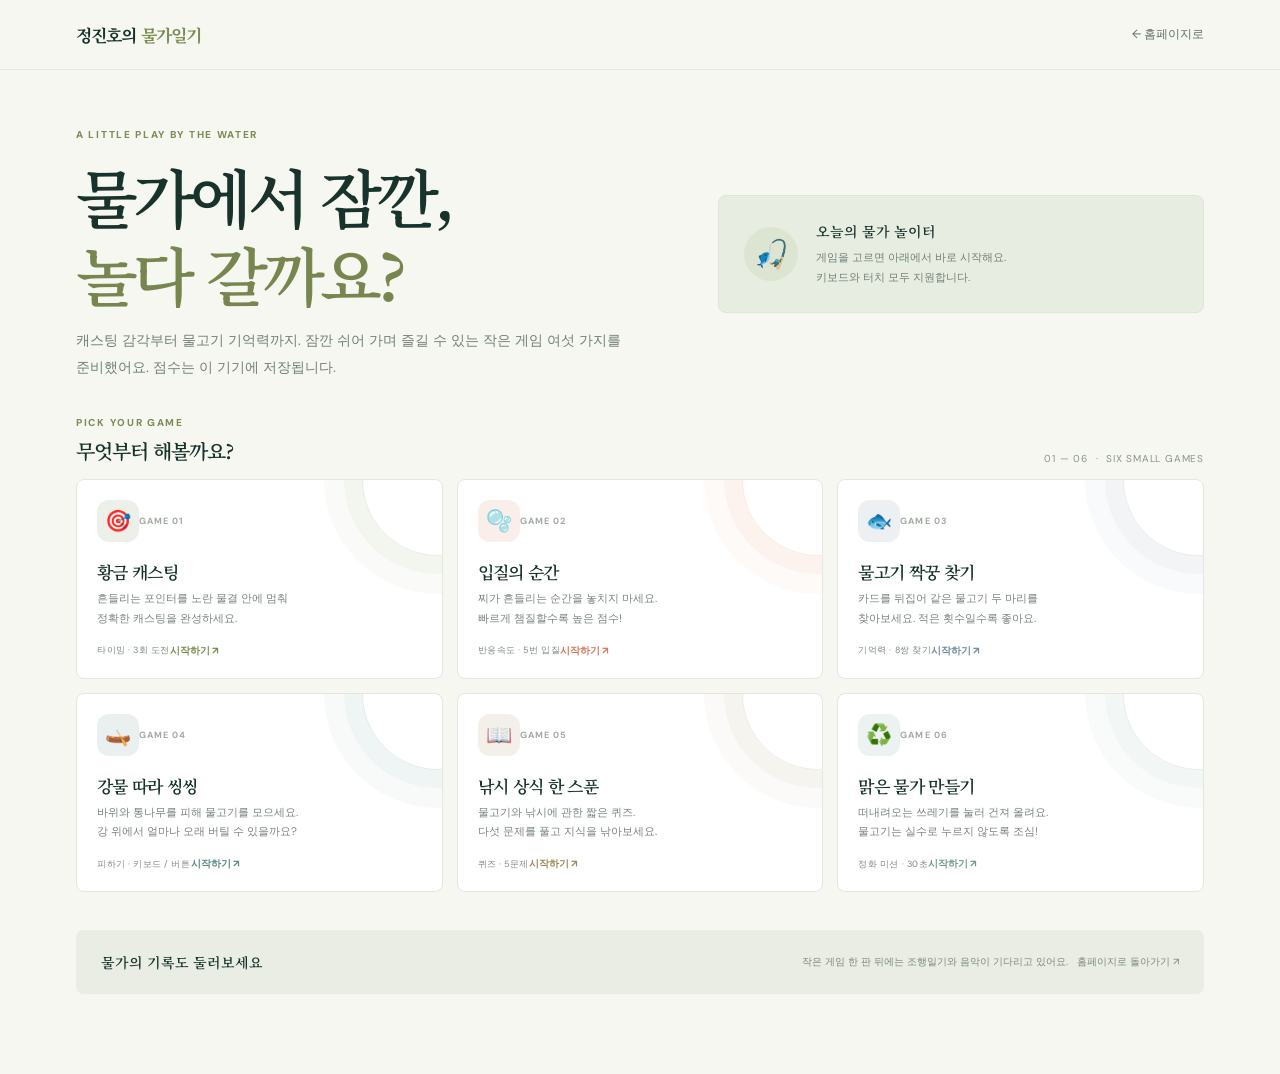
<file: games/index.html>
<!doctype html>
<html lang="ko">
<head>
  <meta charset="utf-8">
  <meta name="viewport" content="width=device-width, initial-scale=1">
  <meta name="theme-color" content="#102923">
  <meta name="description" content="정진호의 물가일기에서 즐기는 여섯 가지 낚시 미니게임. 캐스팅과 입질, 기억력 게임을 해보세요.">
  <title>물가 놀이터 · 정진호의 물가일기</title>
  <link rel="preconnect" href="https://fonts.googleapis.com">
  <link rel="preconnect" href="https://fonts.gstatic.com" crossorigin>
  <link href="https://fonts.googleapis.com/css2?family=DM+Sans:wght@400;500;600;700;800&family=Noto+Serif+KR:wght@400;500;600;700&display=swap" rel="stylesheet">
  <style>
    :root{--ink:#18332c;--muted:#738078;--paper:#f6f7f0;--white:#fff;--green:#254d3c;--lime:#d4e66f;--line:#e3e8de;--serif:'Noto Serif KR',serif;--sans:'DM Sans','Noto Sans KR',sans-serif;--blue:#7caeae;--coral:#e48b67}
    *{box-sizing:border-box}html{scroll-behavior:smooth}body{margin:0;background:var(--paper);color:var(--ink);font-family:var(--sans);min-height:100vh}button{font:inherit;cursor:pointer}a{color:inherit;text-decoration:none}button:focus-visible,a:focus-visible{outline:3px solid #9aaa5c;outline-offset:3px}
    .topbar{height:70px;border-bottom:1px solid #18332c12;background:#f6f7f0eb;backdrop-filter:blur(14px);position:sticky;top:0;z-index:5}.topbar-inner{max-width:1180px;height:100%;padding:0 26px;margin:auto;display:flex;align-items:center;justify-content:space-between}.brand{font:700 17px var(--serif);letter-spacing:-.05em}.brand span{color:#788c4e}.back-link{font-size:12px;color:#627268;display:flex;gap:8px;align-items:center}.back-link:hover{color:var(--green)}
    .page{max-width:1180px;margin:auto;padding:58px 26px 80px}.hero{display:grid;grid-template-columns:1.1fr .9fr;gap:48px;align-items:center;margin-bottom:36px}.eyebrow,.kicker{font-size:10px;letter-spacing:.17em;text-transform:uppercase;font-weight:800;color:#7c8c59}.hero h1{font:600 clamp(38px,5.5vw,64px)/1.22 var(--serif);letter-spacing:-.075em;margin:15px 0 15px}.hero h1 em{font-style:normal;color:#77864e}.hero p{font-size:14px;line-height:1.9;color:#728078;max-width:560px;margin:0}.hero-note{padding:25px;background:#e8ede2;border:1px solid #dfe5d8;border-radius:8px;display:flex;gap:18px;align-items:center}.hero-note-icon{font-size:28px;width:54px;height:54px;border-radius:50%;background:#dce5d1;display:grid;place-items:center;flex:none}.hero-note strong{font:600 14px var(--serif)}.hero-note p{font-size:11px;line-height:1.8;margin:6px 0 0;color:#718078}
    .shelf-head{display:flex;align-items:end;justify-content:space-between;margin:34px 0 14px}.shelf-head h2{font:600 20px var(--serif);letter-spacing:-.05em;margin:7px 0 0}.shelf-head span{font-size:10px;color:#88938a;letter-spacing:.08em}.game-grid{display:grid;grid-template-columns:repeat(3,1fr);gap:14px}.game-card{--accent:#78936e;position:relative;overflow:hidden;background:#fff;border:1px solid var(--line);border-radius:8px;padding:20px;text-align:left;color:var(--ink);min-height:196px;display:flex;flex-direction:column;transition:transform .2s,box-shadow .2s,border-color .2s}.game-card:hover{transform:translateY(-4px);box-shadow:0 16px 30px #18332c10;border-color:#b9c6ad}.game-card:after{content:"";position:absolute;width:150px;height:150px;border:1px solid color-mix(in srgb,var(--accent) 16%,transparent);border-radius:50%;right:-72px;top:-76px;box-shadow:0 0 0 18px color-mix(in srgb,var(--accent) 5%,transparent),0 0 0 38px color-mix(in srgb,var(--accent) 4%,transparent);pointer-events:none}.card-top{display:flex;align-items:center;justify-content:space-between;position:relative;z-index:1}.game-icon{width:42px;height:42px;border-radius:12px;background:color-mix(in srgb,var(--accent) 13%,white);display:grid;place-items:center;font-size:21px}.game-number{font-size:9px;color:#a1aaa0;letter-spacing:.12em;font-weight:700}.game-card h3{font:600 17px var(--serif);letter-spacing:-.04em;margin:17px 0 5px;position:relative;z-index:1}.game-card p{font-size:11px;line-height:1.75;color:#78847c;margin:0;position:relative;z-index:1}.card-bottom{margin-top:auto;padding-top:16px;display:flex;justify-content:space-between;align-items:center;position:relative;z-index:1}.difficulty{font-size:9px;color:#7c8a80;letter-spacing:.06em}.card-play{font-size:10px;color:var(--accent);font-weight:800}.best-score{font-size:9px;color:#a0aaa0}
    .game-view{display:none;margin-top:25px;background:#fff;border:1px solid var(--line);border-radius:10px;overflow:hidden;box-shadow:0 20px 50px #18332c0a}.game-view.open{display:block;animation:rise .28s ease both}@keyframes rise{from{opacity:0;transform:translateY(8px)}to{opacity:1;transform:none}}.game-toolbar{min-height:68px;padding:14px 22px;display:flex;align-items:center;justify-content:space-between;gap:16px;border-bottom:1px solid var(--line);background:#fcfcf8}.game-title-wrap{display:flex;gap:12px;align-items:center}.game-title-icon{width:38px;height:38px;border-radius:11px;background:#edf1e8;display:grid;place-items:center;font-size:18px}.game-title{font:600 15px var(--serif);margin:0}.game-subtitle{font-size:10px;color:#88938a;margin-top:3px}.toolbar-actions{display:flex;align-items:center;gap:9px}.score-chip{border:1px solid var(--line);border-radius:999px;padding:8px 12px;font-size:10px;color:#6e7d72;background:#fff}.score-chip strong{color:var(--green);margin-left:4px}.quiet-btn,.primary-btn{border:1px solid #dce3d8;border-radius:99px;background:#fff;color:#56675d;padding:9px 14px;font-size:10px;font-weight:700}.quiet-btn:hover{border-color:#94a27a;color:var(--green)}.primary-btn{background:var(--green);border-color:var(--green);color:#fff}.primary-btn:hover{background:#17392b}.game-body{padding:28px;min-height:310px}.game-instructions{text-align:center;font-size:12px;line-height:1.8;color:#748178;margin:0 auto 20px;max-width:590px}.game-result{text-align:center;padding:22px 12px}.result-mark{font-size:34px}.game-result h3{font:600 22px var(--serif);margin:10px 0 6px}.game-result p{color:#748178;font-size:12px;line-height:1.8;margin:0 auto 18px;max-width:420px}.result-score{font:700 28px var(--sans);color:#718447}.hidden{display:none!important}
    /* Cast timing */
    .cast-game{max-width:740px;margin:auto;text-align:center}.cast-water{height:150px;border-radius:8px;position:relative;overflow:hidden;background:linear-gradient(#e8eee4 0 45%,#b4d1cc 45%,#75a9a4 100%);border:1px solid #d8e3d9}.cast-water:before,.cast-water:after{content:"";position:absolute;left:-5%;right:-5%;height:42px;border-top:1px solid #ffffff9c;border-radius:50%;transform:rotate(-2deg)}.cast-water:before{top:79px}.cast-water:after{top:98px;left:15%;opacity:.55}.cast-target{position:absolute;top:0;bottom:0;left:70%;width:12%;background:#d4e66f38;border-inline:1px dashed #f8fff0}.cast-target span{position:absolute;top:10px;left:50%;transform:translateX(-50%);font-size:9px;color:#526b45;white-space:nowrap}.cast-marker{position:absolute;top:0;bottom:0;left:0;width:3px;background:#df7459;box-shadow:0 0 12px #df745988;z-index:1}.cast-float{position:absolute;left:var(--float,70%);top:59%;font-size:24px;transform:translateX(-50%);transition:left .35s cubic-bezier(.2,.8,.2,1)}.cast-controls{padding:20px 0 0;display:grid;justify-items:center;gap:12px}.cast-readout{font-size:11px;color:#728078;min-height:17px}.cast-launch{width:68px;height:68px;border:0;border-radius:50%;background:var(--green);color:white;font-size:22px;box-shadow:0 7px 0 #18362b;transition:transform .1s,box-shadow .1s}.cast-launch:active{transform:translateY(5px);box-shadow:0 2px 0 #18362b}.round-dots{display:flex;gap:7px}.round-dots i{width:7px;height:7px;border-radius:50%;background:#e4e9df}.round-dots i.done{background:#82975f}
    /* Bite timing */
    .bite-game{max-width:760px;margin:auto;text-align:center}.pond{height:210px;border-radius:8px;overflow:hidden;position:relative;background:linear-gradient(#dce9e0 0 43%,#91b9b4 43%,#639692 100%)}.pond:before{content:"";position:absolute;left:-10%;width:120%;height:80px;top:112px;border-top:1px solid #ffffff7d;border-radius:50%;transform:rotate(-4deg)}.pond-sun{position:absolute;top:23px;right:10%;width:42px;height:42px;border-radius:50%;background:#f2dfa5;box-shadow:0 0 0 14px #f2dfa533}.pond-reed{position:absolute;bottom:45%;left:8%;font-size:40px;transform:rotate(-8deg)}.bobber{position:absolute;left:50%;top:45%;font-size:26px;transform:translate(-50%,-50%);transition:top .12s}.pond.strike{animation:nibble .18s ease-in-out 3}@keyframes nibble{50%{filter:brightness(1.22)}}.bite-status{font:500 14px var(--serif);margin:18px 0 10px}.bite-meter{width:min(340px,80%);height:7px;background:#ecf0e8;border-radius:9px;margin:0 auto 18px;overflow:hidden}.bite-meter span{display:block;height:100%;width:100%;background:#a2b779;transform-origin:left}.bite-btn{min-width:150px;padding:14px 22px;border:0;border-radius:99px;background:#84965d;color:#fff;font-size:12px;font-weight:800;letter-spacing:.03em}.bite-btn.ready{background:#dd7757;animation:pulse .65s infinite alternate}@keyframes pulse{to{transform:scale(1.05);box-shadow:0 0 0 8px #dd775722}}
    /* Memory */
    .memory-game{max-width:520px;margin:auto}.memory-meta{display:flex;justify-content:space-between;margin:0 0 13px;font-size:10px;color:#79867d}.memory-grid{display:grid;grid-template-columns:repeat(4,1fr);gap:9px}.memory-card{aspect-ratio:1.25;border:1px solid #e1e7dc;border-radius:8px;background:#e8ede4;color:var(--green);font-size:27px;display:grid;place-items:center;transition:transform .2s,background .2s;position:relative;overflow:hidden}.memory-card:before{content:"";position:absolute;width:40px;height:40px;border:1px solid #cfdac9;border-radius:50%}.memory-card .face{position:relative;z-index:1;opacity:0;transform:scale(.7);transition:.18s}.memory-card.open,.memory-card.matched{background:#fff}.memory-card.open .face,.memory-card.matched .face{opacity:1;transform:scale(1)}.memory-card.matched{border-color:#adc18d;background:#f4f7ec}.memory-card:focus-visible{outline-offset:1px}
    /* River run */
    .run-wrap{max-width:560px;margin:auto;text-align:center}.run-stage{height:270px;position:relative;overflow:hidden;border-radius:8px;background:linear-gradient(90deg,#739d8f 0 16%,#a7cbc0 16% 84%,#739d8f 84%);border:1px solid #cfddd2}.run-stage:before{content:"";position:absolute;inset:0;background:repeating-linear-gradient(180deg,transparent 0 30px,#ffffff18 31px 32px);animation:waterflow 1.2s linear infinite}@keyframes waterflow{to{background-position:0 64px}}.run-bank{position:absolute;inset:0 0 0 auto;width:16%;background:radial-gradient(ellipse at 20% 20%,#8ca77c 0 8%,transparent 9%),radial-gradient(ellipse at 70% 75%,#829a70 0 12%,transparent 13%);opacity:.75}.run-river-label{position:absolute;top:12px;left:50%;transform:translateX(-50%);font-size:8px;letter-spacing:.22em;color:#ffffffb5}.run-player{position:absolute;bottom:22px;left:50%;transform:translateX(-50%);font-size:31px;z-index:2;transition:left .12s}.run-object{position:absolute;top:-40px;font-size:23px;z-index:2;will-change:transform}.run-hud{display:flex;justify-content:space-between;padding:10px 2px;font-size:10px;color:#718077}.run-controls{display:flex;justify-content:center;gap:12px;margin-top:12px}.run-control{width:52px;height:44px;border-radius:8px;border:1px solid #dfe6dc;background:#fff;color:var(--green);font-size:18px}.run-control:active{background:#e8ede4}.run-hint{font-size:9px;color:#97a198;margin-top:10px}
    /* Quiz */
    .quiz-game{max-width:680px;margin:auto}.quiz-progress{height:4px;background:#edf0e8;border-radius:9px;margin-bottom:20px;overflow:hidden}.quiz-progress span{display:block;height:100%;background:#8ba16a;transition:width .3s}.quiz-meta{display:flex;justify-content:space-between;font-size:10px;color:#849087;margin-bottom:10px}.quiz-question{font:600 20px/1.65 var(--serif);letter-spacing:-.05em;margin:0 0 18px}.quiz-options{display:grid;grid-template-columns:1fr 1fr;gap:9px}.quiz-option{background:#fff;border:1px solid #e2e8df;border-radius:7px;padding:14px;text-align:left;font-size:12px;color:#54675d;transition:.15s}.quiz-option:hover:not(:disabled){border-color:#9dae82;background:#f8faf3}.quiz-option.correct{border-color:#9bb47e;background:#f1f6e9;color:#405d36}.quiz-option.wrong{border-color:#e5ad97;background:#fff5f0;color:#a45d43}.quiz-feedback{min-height:23px;font-size:11px;color:#718078;padding-top:12px}.quiz-next{display:flex;justify-content:flex-end;margin-top:8px}
    /* Clean-up */
    .clean-wrap{max-width:680px;margin:auto;text-align:center}.clean-stage{height:245px;position:relative;overflow:hidden;border-radius:8px;background:linear-gradient(#e4eee4 0 35%,#87b6b0 35%,#699d99 100%);border:1px solid #d5e1d7}.clean-stage:before,.clean-stage:after{content:"";position:absolute;left:-10%;width:120%;height:40px;border-top:1px solid #ffffff8c;border-radius:50%;top:57%}.clean-stage:after{top:72%;left:20%;opacity:.5}.clean-item{position:absolute;z-index:2;border:0;background:transparent;padding:4px;font-size:30px;filter:drop-shadow(0 3px 2px #17392b25);transition:transform .15s;animation:drift linear forwards}.clean-item:hover{transform:scale(1.2)}.clean-item.caught{animation:pop .18s forwards}@keyframes drift{from{transform:translateX(35px) rotate(-15deg)}to{transform:translateX(-95px) rotate(15deg)}}@keyframes pop{to{transform:scale(1.8);opacity:0}}.clean-hud{display:flex;justify-content:space-between;font-size:10px;color:#728078;padding:10px 2px}.clean-hud strong{color:var(--green)}.clean-tip{font-size:10px;line-height:1.8;color:#8a958c;margin:13px 0 0}
    .closing{margin-top:38px;padding:22px 25px;border-radius:8px;background:#e9ede3;display:flex;justify-content:space-between;align-items:center;gap:20px}.closing strong{font:600 14px var(--serif)}.closing span{font-size:10px;color:#7b887e}
    @media(max-width:850px){.hero{grid-template-columns:1fr;gap:22px}.hero-note{max-width:560px}.game-grid{grid-template-columns:repeat(2,1fr)}}
    @media(max-width:560px){.topbar{height:62px}.topbar-inner{padding:0 18px}.page{padding:37px 18px 55px}.hero{margin-bottom:26px}.hero h1{font-size:42px}.hero-note{padding:18px}.shelf-head{margin-top:27px}.game-grid{grid-template-columns:1fr;gap:9px}.game-card{min-height:165px;padding:17px}.game-card h3{margin-top:12px}.game-toolbar{padding:12px 14px;align-items:flex-start}.toolbar-actions{gap:5px;flex-wrap:wrap;justify-content:flex-end}.score-chip{padding:7px 9px}.quiet-btn,.primary-btn{padding:8px 11px}.game-body{padding:19px 14px;min-height:280px}.cast-water{height:130px}.pond{height:185px}.memory-grid{gap:6px}.memory-card{font-size:23px;aspect-ratio:1.05}.quiz-options{grid-template-columns:1fr}.quiz-question{font-size:18px}.run-stage{height:235px}.closing{align-items:flex-start;flex-direction:column;gap:7px}}
    @media(prefers-reduced-motion:reduce){*,*::before,*::after{scroll-behavior:auto!important;animation-duration:.01ms!important;animation-iteration-count:1!important;transition-duration:.01ms!important}}
  </style>
</head>
<body>
  <header class="topbar"><div class="topbar-inner"><a class="brand" href="../index.html">정진호의 <span>물가일기</span></a><a class="back-link" href="../index.html">← 홈페이지로</a></div></header>
  <main class="page">
    <section class="hero"><div><div class="eyebrow">A LITTLE PLAY BY THE WATER</div><h1>물가에서 잠깐,<br><em>놀다 갈까요?</em></h1><p>캐스팅 감각부터 물고기 기억력까지. 잠깐 쉬어 가며 즐길 수 있는 작은 게임 여섯 가지를 준비했어요. 점수는 이 기기에 저장됩니다.</p></div><aside class="hero-note"><span class="hero-note-icon">🎣</span><div><strong>오늘의 물가 놀이터</strong><p>게임을 고르면 아래에서 바로 시작해요.<br>키보드와 터치 모두 지원합니다.</p></div></aside></section>
    <div class="shelf-head"><div><div class="kicker">PICK YOUR GAME</div><h2>무엇부터 해볼까요?</h2></div><span>01 — 06 &nbsp;·&nbsp; SIX SMALL GAMES</span></div>
    <section class="game-grid" aria-label="게임 선택">
      <button class="game-card" style="--accent:#788c4e" data-game="cast"><span class="card-top"><span class="game-icon">🎯</span><span class="game-number">GAME 01</span></span><h3>황금 캐스팅</h3><p>흔들리는 포인터를 노란 물결 안에 멈춰<br>정확한 캐스팅을 완성하세요.</p><span class="card-bottom"><span class="difficulty">타이밍 · 3회 도전</span><span class="card-play">시작하기 ↗</span></span></button>
      <button class="game-card" style="--accent:#d47a5b" data-game="bite"><span class="card-top"><span class="game-icon">🫧</span><span class="game-number">GAME 02</span></span><h3>입질의 순간</h3><p>찌가 흔들리는 순간을 놓치지 마세요.<br>빠르게 챔질할수록 높은 점수!</p><span class="card-bottom"><span class="difficulty">반응속도 · 5번 입질</span><span class="card-play">시작하기 ↗</span></span></button>
      <button class="game-card" style="--accent:#728ba0" data-game="memory"><span class="card-top"><span class="game-icon">🐟</span><span class="game-number">GAME 03</span></span><h3>물고기 짝꿍 찾기</h3><p>카드를 뒤집어 같은 물고기 두 마리를<br>찾아보세요. 적은 횟수일수록 좋아요.</p><span class="card-bottom"><span class="difficulty">기억력 · 8쌍 찾기</span><span class="card-play">시작하기 ↗</span></span></button>
      <button class="game-card" style="--accent:#578b83" data-game="run"><span class="card-top"><span class="game-icon">🛶</span><span class="game-number">GAME 04</span></span><h3>강물 따라 씽씽</h3><p>바위와 통나무를 피해 물고기를 모으세요.<br>강 위에서 얼마나 오래 버틸 수 있을까요?</p><span class="card-bottom"><span class="difficulty">피하기 · 키보드 / 버튼</span><span class="card-play">시작하기 ↗</span></span></button>
      <button class="game-card" style="--accent:#9a8b58" data-game="quiz"><span class="card-top"><span class="game-icon">📖</span><span class="game-number">GAME 05</span></span><h3>낚시 상식 한 스푼</h3><p>물고기와 낚시에 관한 짧은 퀴즈.<br>다섯 문제를 풀고 지식을 낚아보세요.</p><span class="card-bottom"><span class="difficulty">퀴즈 · 5문제</span><span class="card-play">시작하기 ↗</span></span></button>
      <button class="game-card" style="--accent:#6f9b91" data-game="clean"><span class="card-top"><span class="game-icon">♻️</span><span class="game-number">GAME 06</span></span><h3>맑은 물가 만들기</h3><p>떠내려오는 쓰레기를 눌러 건져 올려요.<br>물고기는 실수로 누르지 않도록 조심!</p><span class="card-bottom"><span class="difficulty">정화 미션 · 30초</span><span class="card-play">시작하기 ↗</span></span></button>
    </section>
    <section class="game-view" id="gameView" aria-live="polite"><div class="game-toolbar"><div class="game-title-wrap"><span class="game-title-icon" id="viewIcon">🎯</span><div><h2 class="game-title" id="viewTitle">황금 캐스팅</h2><div class="game-subtitle" id="viewSubtitle">타이밍 · 3회 도전</div></div></div><div class="toolbar-actions"><span class="score-chip">내 최고 <strong id="bestScore">—</strong></span><button class="quiet-btn" id="closeGame">게임 닫기</button></div></div><div class="game-body" id="gameBody"></div></section>
    <aside class="closing"><strong>물가의 기록도 둘러보세요</strong><span>작은 게임 한 판 뒤에는 조행일기와 음악이 기다리고 있어요. &nbsp; <a href="../index.html#content-index">홈페이지로 돌아가기 ↗</a></span></aside>
  </main>
  <script>
  (()=>{
    const games={cast:{title:'황금 캐스팅',icon:'🎯',sub:'타이밍 · 3회 도전',best:'cast'},bite:{title:'입질의 순간',icon:'🫧',sub:'반응속도 · 5번 입질',best:'bite'},memory:{title:'물고기 짝꿍 찾기',icon:'🐟',sub:'기억력 · 8쌍 찾기',best:'memory'},run:{title:'강물 따라 씽씽',icon:'🛶',sub:'피하기 · 물고기를 모으세요',best:'run'},quiz:{title:'낚시 상식 한 스푼',icon:'📖',sub:'퀴즈 · 5문제',best:'quiz'},clean:{title:'맑은 물가 만들기',icon:'♻️',sub:'정화 미션 · 30초',best:'clean'}};
    const view=document.getElementById('gameView'),body=document.getElementById('gameBody'),bestEl=document.getElementById('bestScore');let cleanup=()=>{};
    const bestKey=id=>'water-play-best-'+id;function getBest(id){try{return localStorage.getItem(bestKey(id))}catch{return null}}function saveBest(id,value){try{const old=Number(getBest(id)||0);if(value>old){localStorage.setItem(bestKey(id),String(value));return true}}catch{}return false}function updateBest(id){const value=getBest(id);bestEl.textContent=value===null?'—':value}
    function button(label,cls='primary-btn',action){const el=document.createElement('button');el.type='button';el.className=cls;el.textContent=label;if(action)el.addEventListener('click',action);return el}
    function resultMarkup(mark,title,score,copy,restart){body.innerHTML=`<div class="game-result"><div class="result-mark">${mark}</div><h3>${title}</h3><div class="result-score">${score}</div><p>${copy}</p><button class="primary-btn" id="restartGame">한 판 더 하기 ↻</button></div>`;document.getElementById('restartGame').addEventListener('click',restart)}
    function finish(id,mark,title,score,copy,restart){const record=saveBest(id,score);updateBest(id);if(record)copy+=' 새로운 최고 기록이에요!';resultMarkup(mark,title,score,copy,restart)}
    function start(id){cleanup();const g=games[id];document.getElementById('viewIcon').textContent=g.icon;document.getElementById('viewTitle').textContent=g.title;document.getElementById('viewSubtitle').textContent=g.sub;updateBest(id);view.classList.add('open');view.scrollIntoView({behavior:'smooth',block:'start'});body.innerHTML='';({cast:startCast,bite:startBite,memory:startMemory,run:startRun,quiz:startQuiz,clean:startClean})[id]()}
    document.querySelectorAll('.game-card').forEach(card=>card.addEventListener('click',()=>start(card.dataset.game)));
    document.getElementById('closeGame').addEventListener('click',()=>{cleanup();view.classList.remove('open')});
    function startCast(){let round=0,score=0,raf=0,position=0,direction=1,last=performance.now(),active=true;body.innerHTML='<div class="cast-game"><p class="game-instructions">포인터가 황금 물결 구간에 들어왔을 때 아래 버튼을 누르세요.<br>모바일에서는 버튼을 톡, 키보드에서는 <b>스페이스바</b>를 누르면 됩니다.</p><div class="cast-water"><div class="cast-target"><span>황금 포인트</span></div><div class="cast-marker" id="castMarker"></div><div class="cast-float">🎣</div></div><div class="cast-controls"><div class="round-dots" id="castDots"><i></i><i></i><i></i></div><div class="cast-readout" id="castReadout">준비됐나요? 버튼을 눌러 시작하세요.</div><button class="cast-launch" id="castLaunch" aria-label="캐스팅">↗</button></div></div>';const marker=document.getElementById('castMarker'),readout=document.getElementById('castReadout'),dots=[...document.querySelectorAll('#castDots i')],launch=document.getElementById('castLaunch');function frame(now){if(!active)return;const dt=Math.min(40,now-last);last=now;position+=direction*dt*.055;if(position>=100){position=100;direction=-1}if(position<=0){position=0;direction=1}marker.style.left=`${position}%`;raf=requestAnimationFrame(frame)}function cast(){if(!active)return;if(round===0&&score===0&&readout.textContent.startsWith('준비'))readout.textContent='포인터를 보고, 황금 구간에서 멈춰보세요!';const distance=Math.abs(position-76),points=Math.max(0,Math.round(100-Math.max(0,distance-6)*2.2));score+=points;dots[round].classList.add('done');document.querySelector('.cast-float').style.setProperty('--float',`${Math.max(5,Math.min(95,position))}%`);round++;readout.textContent=points>=90?'완벽한 캐스팅! +'+points:points>=60?'좋은 포인트예요! +'+points:'조금 빗나갔어요. +'+points;if(round===3){active=false;cancelAnimationFrame(raf);setTimeout(()=>finish('cast',score>=260?'🏆':'🌊',score>=260?'황금 포인트를 꿰뚫었어요':'캐스팅 완료',`${score}점`,'세 번의 캐스팅 점수 합계입니다.',startCast),800)}}launch.addEventListener('click',cast);const key=e=>{if(e.code==='Space'&&!e.repeat){e.preventDefault();cast()}};window.addEventListener('keydown',key);cleanup=()=>{active=false;cancelAnimationFrame(raf);window.removeEventListener('keydown',key)};raf=requestAnimationFrame(frame)}
    function startBite(){let round=0,hits=0,score=0,timer=0,timeout=0,active=true;body.innerHTML='<div class="bite-game"><p class="game-instructions">잔잔한 물 위에서 기다리세요. 찌가 <b>빨갛게 흔들리는 순간</b> 챔질 버튼을 누르세요!</p><div class="pond" id="pond"><span class="pond-sun"></span><span class="pond-reed">🌾</span><span class="bobber" id="bobber">🔴</span></div><div class="bite-status" id="biteStatus">낚싯대를 드리웠습니다…</div><div class="bite-meter"><span id="biteMeter"></span></div><button class="bite-btn" id="biteBtn" disabled>기다리는 중</button><div class="round-dots" id="biteDots" style="justify-content:center;margin-top:18px"><i></i><i></i><i></i><i></i><i></i></div></div>';const status=document.getElementById('biteStatus'),btn=document.getElementById('biteBtn'),pond=document.getElementById('pond'),meter=document.getElementById('biteMeter'),bobber=document.getElementById('bobber'),dots=[...document.querySelectorAll('#biteDots i')];function next(){if(!active)return;if(round>=5){active=false;finish('bite',hits>=4?'🐟':'🌤️',hits>=4?'입질을 놓치지 않았어요':'오늘은 물고기들이 조심스러웠어요',`${score}점`,'제때 챔질한 횟수와 반응 속도로 점수를 계산했어요.',startBite);return}round++;status.textContent=`${round}번째 입질을 기다리는 중…`;btn.disabled=true;btn.textContent='기다리는 중';btn.classList.remove('ready');bobber.textContent='🔴';bobber.style.top='45%';meter.style.transform='scaleX(1)';timeout=setTimeout(()=>{pond.classList.add('strike');bobber.textContent='🔻';bobber.style.top='61%';status.textContent='입질! 지금 챔질하세요!';btn.disabled=false;btn.textContent='지금 챔질!';btn.classList.add('ready');const startAt=performance.now();const countdown=()=>{if(!active)return;const left=Math.max(0,1-(performance.now()-startAt)/1150);meter.style.transform=`scaleX(${left})`;if(left<=0){miss()}else timer=requestAnimationFrame(countdown)};timer=requestAnimationFrame(countdown)},900+Math.random()*1900)}function miss(){if(!active)return;cancelAnimationFrame(timer);status.textContent='앗, 입질이 지나갔어요.';pond.classList.remove('strike');dots[round-1].style.background='#e3a28a';setTimeout(next,750)}btn.addEventListener('click',()=>{if(btn.disabled||!active)return;const left=parseFloat(getComputedStyle(meter).transform.split(',')[0].replace('matrix(','')||'0');const ratio=Math.max(0,Math.min(1,left));const pts=Math.round(45+ratio*55);score+=pts;hits++;cancelAnimationFrame(timer);clearTimeout(timeout);dots[round-1].classList.add('done');pond.classList.remove('strike');status.textContent=`챔질 성공! +${pts}점`;btn.disabled=true;btn.classList.remove('ready');setTimeout(next,800)});next();cleanup=()=>{active=false;clearTimeout(timeout);cancelAnimationFrame(timer)}}
    function startMemory(){const fish=['🐟','🐠','🐡','🦀','🦐','🦑','🐙','🐬'];let deck=[...fish,...fish].sort(()=>Math.random()-.5),first=null,lock=false,matches=0,moves=0,seconds=0,interval=0;body.innerHTML='<div class="memory-game"><p class="game-instructions">카드를 두 장씩 뒤집어 같은 바다 친구를 찾아주세요.</p><div class="memory-meta"><span>뒤집은 횟수 <b id="moveCount">0</b></span><span>찾은 짝 <b id="matchCount">0</b> / 8</span><span>시간 <b id="memoryTime">0:00</b></span></div><div class="memory-grid" id="memoryGrid"></div></div>';const grid=document.getElementById('memoryGrid');const fmt=n=>`${Math.floor(n/60)}:${String(n%60).padStart(2,'0')}`;interval=setInterval(()=>{seconds++;document.getElementById('memoryTime').textContent=fmt(seconds)},1000);deck.forEach((item,i)=>{const card=document.createElement('button');card.type='button';card.className='memory-card';card.setAttribute('aria-label',`카드 ${i+1}`);card.innerHTML=`<span class="face">${item}</span>`;card.addEventListener('click',()=>{if(lock||card.classList.contains('open')||card.classList.contains('matched'))return;card.classList.add('open');moves++;document.getElementById('moveCount').textContent=moves;if(!first){first={card,item};return}lock=true;if(first.item===item){card.classList.add('matched');first.card.classList.add('matched');matches++;document.getElementById('matchCount').textContent=matches;first=null;lock=false;if(matches===8){clearInterval(interval);const score=Math.max(100,1000-(moves-8)*45-seconds*3);setTimeout(()=>finish('memory',moves<=14?'🧠':'🐬',moves<=14?'기억력이 반짝였어요':'짝 찾기 완료',`${score}점`,`${moves}번 뒤집고 ${fmt(seconds)} 만에 완성했어요. 점수는 적은 횟수와 시간으로 계산했어요.`,startMemory),400)} }else{const prior=first.card;first=null;setTimeout(()=>{card.classList.remove('open');prior.classList.remove('open');lock=false},720)}});grid.append(card)});cleanup=()=>clearInterval(interval)}
    function startRun(){let pos=50,score=0,lives=3,active=true,raf=0,last=0,spawn=0,objects=[],startAt=performance.now(),keys=new Set();body.innerHTML='<div class="run-wrap"><p class="game-instructions">바위와 통나무를 피해 물고기를 모으세요. <b>← →</b> 또는 <b>A / D</b>로 이동합니다.</p><div class="run-stage" id="runStage"><span class="run-river-label">FOLLOW THE CURRENT</span><span class="run-player" id="runPlayer">🛶</span></div><div class="run-hud"><span>물고기 <strong id="runScore">0</strong></span><span>목숨 <strong id="runLives">♥ ♥ ♥</strong></span><span>시간 <strong id="runTime">0</strong>s</span></div><div class="run-controls"><button class="run-control" id="runLeft" aria-label="왼쪽">←</button><button class="run-control" id="runRight" aria-label="오른쪽">→</button></div><p class="run-hint">물고기 🐟를 모으고 바위 🪨와 통나무 🪵를 피하세요.</p></div>';const stage=document.getElementById('runStage'),player=document.getElementById('runPlayer'),scoreEl=document.getElementById('runScore'),livesEl=document.getElementById('runLives'),timeEl=document.getElementById('runTime');const keydown=e=>{if(['ArrowLeft','ArrowRight','KeyA','KeyD'].includes(e.code)){e.preventDefault();keys.add(e.code)}};const keyup=e=>keys.delete(e.code);window.addEventListener('keydown',keydown);window.addEventListener('keyup',keyup);const bindHold=(el,key)=>{const down=e=>{e.preventDefault();keys.add(key)},up=()=>keys.delete(key);el.addEventListener('pointerdown',down);window.addEventListener('pointerup',up);el.addEventListener('pointercancel',up)};bindHold(document.getElementById('runLeft'),'ArrowLeft');bindHold(document.getElementById('runRight'),'ArrowRight');function spawnItem(){const good=Math.random()<.43;const el=document.createElement('span');el.className='run-object';el.textContent=good?'🐟':Math.random()<.5?'🪨':'🪵';el.dataset.good=good?'1':'0';el.style.left=`${22+Math.random()*56}%`;stage.append(el);objects.push({el,y:-35,speed:105+Math.min(100,(performance.now()-startAt)/110),x:parseFloat(el.style.left)})}function frame(now){if(!active)return;const dt=Math.min(.04,(now-last)/1000||0);last=now;const elapsed=Math.floor((now-startAt)/1000);timeEl.textContent=elapsed;if(keys.has('ArrowLeft')||keys.has('KeyA'))pos-=50*dt;if(keys.has('ArrowRight')||keys.has('KeyD'))pos+=50*dt;pos=Math.max(23,Math.min(77,pos));player.style.left=pos+'%';spawn+=dt;if(spawn>.68){spawn=0;spawnItem()}const playerY=stage.clientHeight-39;objects=objects.filter(o=>{o.y+=o.speed*dt;o.el.style.top=o.y+'px';const px=stage.clientWidth*pos/100,ox=stage.clientWidth*o.x/100;const hit=Math.abs(px-ox)<29&&Math.abs(playerY-(o.y+12))<30;if(hit){if(o.el.dataset.good==='1'){score+=10;scoreEl.textContent=score}else{lives--;livesEl.textContent='♥ '.repeat(lives).trim()||'♡ ♡ ♡';o.el.remove();if(lives<=0){active=false;setTimeout(()=>finish('run',score>=100?'🛶':'🌊',score>=100?'물길의 달인이에요':'강물 여행 완료',`${score}점`,`${elapsed}초 동안 ${Math.floor(score/10)}마리의 물고기를 모았어요.`,startRun),250);return false}}o.el.remove();return false}if(o.y>stage.clientHeight+30){o.el.remove();return false}return true});if(active)raf=requestAnimationFrame(frame)}raf=requestAnimationFrame(frame);cleanup=()=>{active=false;cancelAnimationFrame(raf);window.removeEventListener('keydown',keydown);window.removeEventListener('keyup',keyup);objects.forEach(o=>o.el.remove())}}
    function startQuiz(){const questions=[{q:'송어가 주로 사는 물의 특징은 무엇일까요?',a:['차갑고 깨끗한 물','따뜻하고 탁한 물','염분이 높은 바닷물','물이 거의 흐르지 않는 곳'],ok:0,why:'송어는 용존 산소가 풍부한 차고 깨끗한 물을 좋아해요.'},{q:'낚시에서 “캐스팅”은 무엇을 뜻할까요?',a:['미끼를 던지는 동작','물고기를 계측하는 일','낚싯줄을 감는 장치','찌의 움직임'],ok:0,why:'캐스팅은 낚싯대와 릴을 이용해 채비를 원하는 곳으로 던지는 동작입니다.'},{q:'물고기의 나이를 가늠할 때 비늘에서 살펴보는 것은?',a:['무지개 색깔','나이테처럼 보이는 성장선','비늘의 냄새','비늘의 무게'],ok:1,why:'일부 물고기는 비늘의 성장선(윤문)을 통해 나이를 추정할 수 있어요.'},{q:'낚시터에서 쓰레기를 발견하면 가장 좋은 행동은?',a:['물고기 먹이로 던진다','눈에 안 띄게 물에 넣는다','가능한 범위에서 되가져온다','다음 사람이 치우도록 둔다'],ok:2,why:'내가 만든 쓰레기는 되가져오고, 안전하게 할 수 있다면 주변 쓰레기도 함께 정리해요.'},{q:'민물과 바닷물이 만나는 기수역에서 흔히 볼 수 있는 현상은?',a:['조수의 영향을 받는다','항상 민물이 얼어 있다','물고기가 살지 않는다','파도가 전혀 없다'],ok:0,why:'기수역은 조석에 따라 염분과 수위가 변해 다양한 생물이 살아갑니다.'}];let i=0,score=0,answered=false;function draw(){answered=false;const item=questions[i];body.innerHTML=`<div class="quiz-game"><div class="quiz-meta"><span>QUESTION ${String(i+1).padStart(2,'0')} / 05</span><span>점수 <b>${score}</b></span></div><div class="quiz-progress"><span style="width:${i/5*100}%"></span></div><h3 class="quiz-question">${item.q}</h3><div class="quiz-options"></div><div class="quiz-feedback" id="quizFeedback" aria-live="polite"></div><div class="quiz-next" id="quizNext"></div></div>`;const options=body.querySelector('.quiz-options');item.a.forEach((choice,n)=>{const b=button(`${String.fromCharCode(65+n)}.  ${choice}`,'quiz-option');b.addEventListener('click',()=>{if(answered)return;answered=true;options.querySelectorAll('button').forEach((btn,j)=>{btn.disabled=true;if(j===item.ok)btn.classList.add('correct');else if(j===n)btn.classList.add('wrong')});if(n===item.ok)score+=100;document.getElementById('quizFeedback').textContent=(n===item.ok?'정답이에요! ':'아쉬워요. ')+item.why;document.getElementById('quizNext').append(button(i===4?'결과 보기 ↗':'다음 문제 →','primary-btn',()=>{if(i===4){finish('quiz',score===500?'🌟':'📚',score===500?'물가 박사':'퀴즈 완료',`${score}점`,`${score/100}문제를 맞혔어요.`,startQuiz)}else{i++;draw()}}))});options.append(b)})}draw();cleanup=()=>{}}
    function startClean(){let score=0,lives=3,seconds=30,active=false,timers=[],items=[];body.innerHTML='<div class="clean-wrap"><p class="game-instructions">떠내려오는 쓰레기를 눌러 건져 올리세요. 물고기를 누르면 생태계가 놀라요!</p><div class="clean-stage" id="cleanStage"></div><div class="clean-hud"><span>수거한 쓰레기 <strong id="cleanScore">0</strong></span><span>생태계 <strong id="cleanLives">♥ ♥ ♥</strong></span><span>남은 시간 <strong id="cleanTime">30</strong>s</span></div><button class="primary-btn" id="cleanStart">정화 시작하기 ↗</button><p class="clean-tip">쓰레기 종류마다 10점. 물고기를 누르면 실수로 1점을 잃어요.</p></div>';const stage=document.getElementById('cleanStage'),scoreEl=document.getElementById('cleanScore'),lifeEl=document.getElementById('cleanLives'),timeEl=document.getElementById('cleanTime'),startBtn=document.getElementById('cleanStart');function spawn(){if(!active)return;const trash=Math.random()<.72,el=document.createElement('button');el.type='button';el.className='clean-item';el.textContent=trash?['🥤','🧴','🥫','🛍️','🧻'][Math.floor(Math.random()*5)]:['🐟','🐸','🦆'][Math.floor(Math.random()*3)];el.setAttribute('aria-label',trash?'쓰레기 수거':'야생동물');el.style.left=`${18+Math.random()*72}%`;el.style.top=`${18+Math.random()*67}%`;el.style.animationDuration=`${2.8+Math.random()*1.6}s`;el.addEventListener('click',()=>{if(!active)return;el.classList.add('caught');setTimeout(()=>el.remove(),160);if(trash){score+=10;scoreEl.textContent=score}else{lives--;lifeEl.textContent='♥ '.repeat(lives).trim()||'♡ ♡ ♡';if(lives<=0)end()}});stage.append(el);items.push(el);setTimeout(()=>el.remove(),5000)}function end(){if(!active)return;active=false;timers.forEach(clearInterval);finish('clean',score>=150?'🌿':'💧',score>=150?'맑은 물가를 지켰어요':'정화 활동 완료',`${score}점`,`${Math.round((30-seconds))}초 동안 쓰레기를 ${score/10}개 수거했어요.`,startClean)}function begin(){active=true;score=0;lives=3;seconds=30;scoreEl.textContent='0';lifeEl.textContent='♥ ♥ ♥';timeEl.textContent='30';startBtn.classList.add('hidden');timers.push(setInterval(()=>{if(!active)return;seconds--;timeEl.textContent=seconds;if(seconds<=0)end()},1000));timers.push(setInterval(spawn,540));spawn()}startBtn.addEventListener('click',begin);cleanup=()=>{active=false;timers.forEach(clearInterval);items.forEach(el=>el.remove())}}
  })();
  </script>
</body>
</html>
</file>
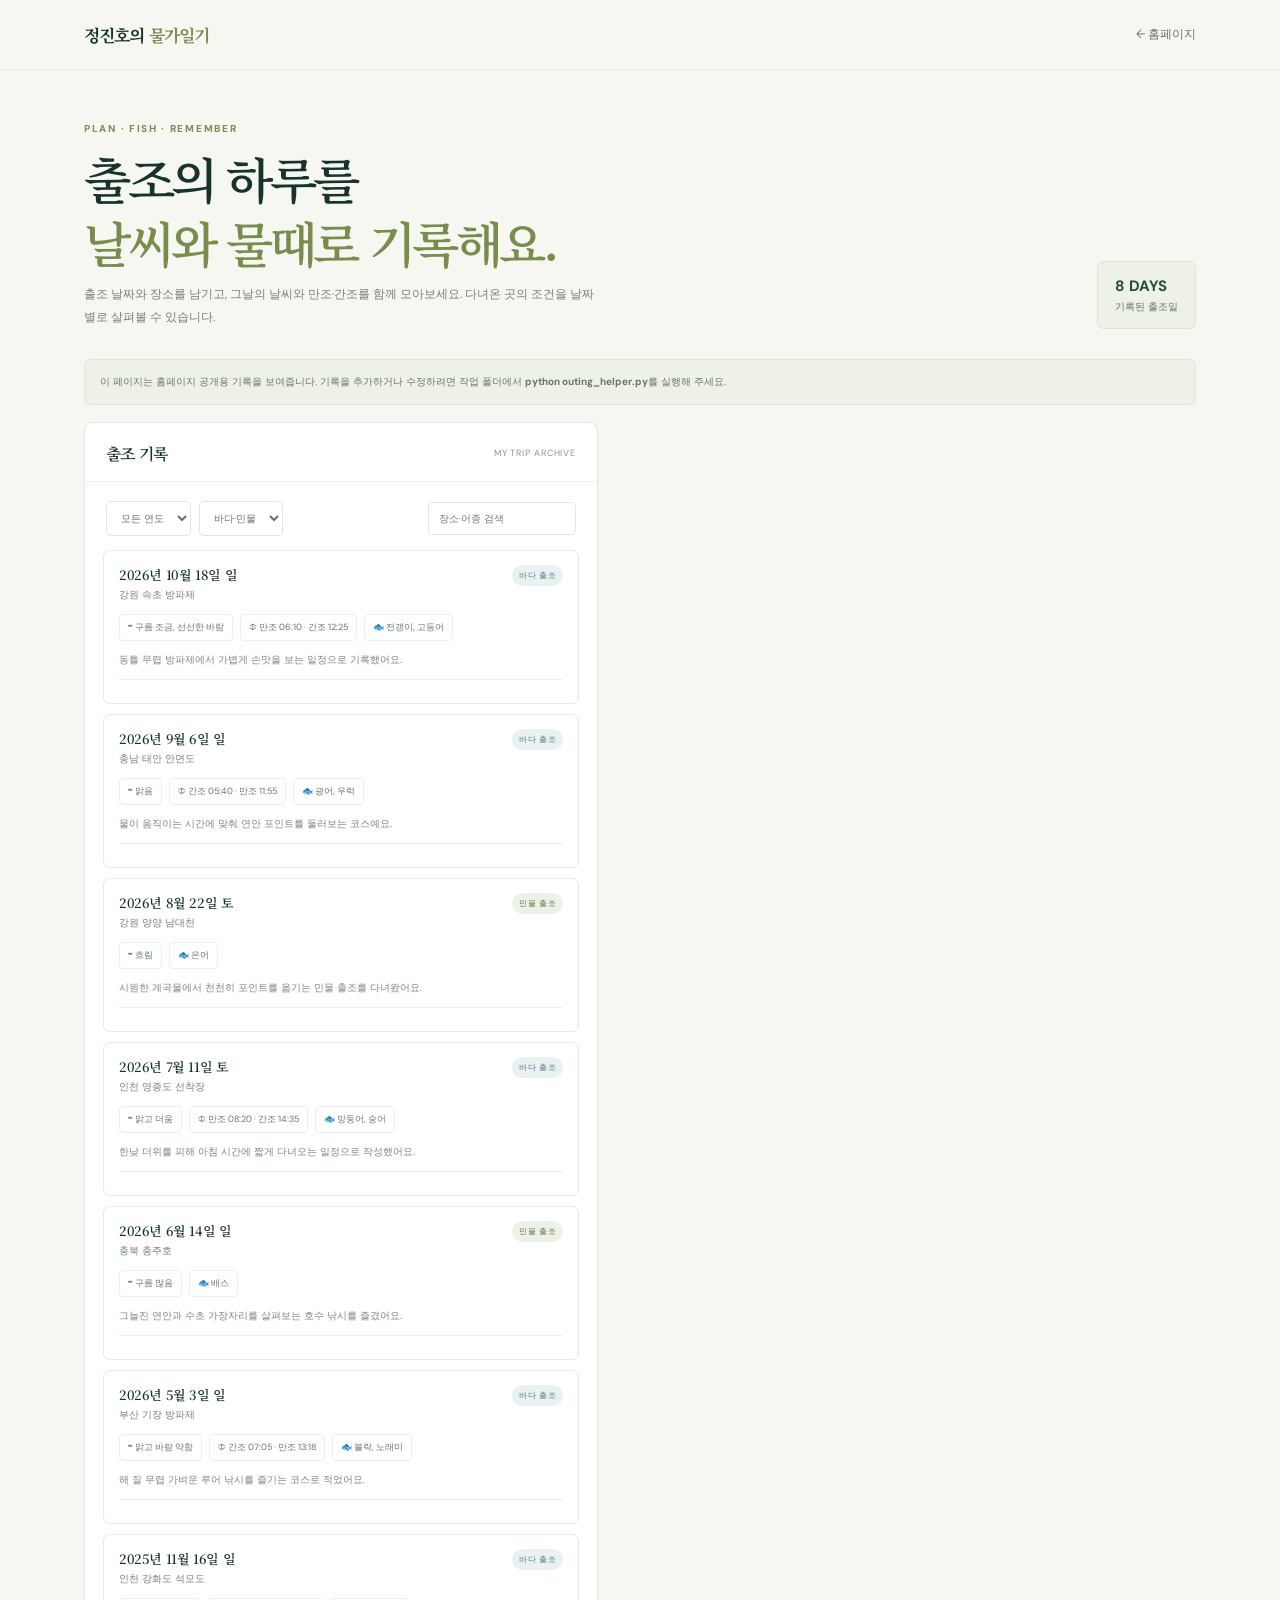
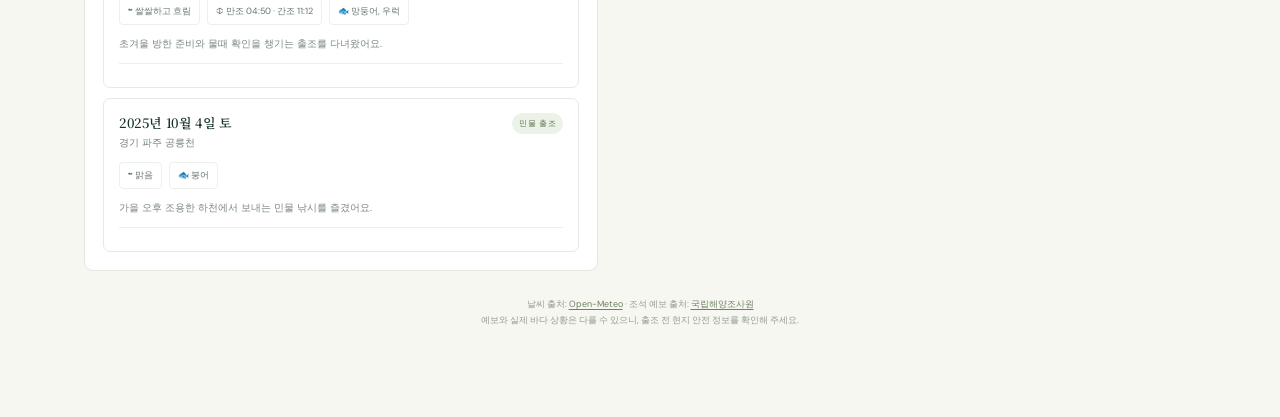
<file: planner/index.html>
<!doctype html>
<html lang="ko">
<head>
  <meta charset="utf-8">
  <meta name="viewport" content="width=device-width, initial-scale=1">
  <meta name="theme-color" content="#102923">
  <meta name="description" content="날짜별 출조 기록과 그날의 날씨, 만조·간조 정보를 모아보는 정진호의 출조 도우미입니다.">
  <title>출조 도우미 · 정진호의 물가일기</title>
  <link rel="preconnect" href="https://fonts.googleapis.com">
  <link rel="preconnect" href="https://fonts.gstatic.com" crossorigin>
  <link href="https://fonts.googleapis.com/css2?family=DM+Sans:wght@400;500;600;700;800&family=Noto+Serif+KR:wght@400;500;600;700&display=swap" rel="stylesheet">
  <style>
    :root{--ink:#18332c;--muted:#758178;--paper:#f6f7f0;--white:#fff;--green:#254d3c;--lime:#d4e66f;--line:#e3e8de;--serif:'Noto Serif KR',serif;--sans:'DM Sans','Noto Sans KR',sans-serif;--blue:#739da0;--coral:#d58364}
    *{box-sizing:border-box}.hidden{display:none!important}body{margin:0;background:var(--paper);color:var(--ink);font-family:var(--sans)}a{color:inherit;text-decoration:none}button,input,select,textarea{font:inherit}button{cursor:pointer}button:focus-visible,a:focus-visible,input:focus-visible,select:focus-visible,textarea:focus-visible{outline:3px solid #a6b77b;outline-offset:2px}
    .topbar{height:70px;border-bottom:1px solid #18332c12;background:#f6f7f0eb;backdrop-filter:blur(14px)}.topbar-inner{height:100%;max-width:1160px;padding:0 24px;margin:auto;display:flex;align-items:center;justify-content:space-between}.brand{font:700 17px var(--serif);letter-spacing:-.05em}.brand span{color:#788c4e}.back{font-size:12px;color:#66756b}.back:hover{color:var(--green)}
    .wrap{max-width:1160px;margin:auto;padding:52px 24px 80px}.hero{display:flex;align-items:end;justify-content:space-between;gap:25px;margin-bottom:30px}.eyebrow{font-size:10px;letter-spacing:.17em;color:#7c8c59;font-weight:800}.hero h1{font:600 clamp(32px,4.2vw,49px)/1.3 var(--serif);letter-spacing:-.07em;margin:12px 0 9px}.hero h1 em{font-style:normal;color:#788c4e}.hero p{font-size:12px;line-height:1.9;color:#758178;margin:0;max-width:520px}.hero-badge{flex:none;padding:14px 17px;border:1px solid #dce4d5;background:#edf1e8;border-radius:7px;font-size:10px;color:#627467}.hero-badge strong{font-size:15px;color:var(--green);display:block;margin-bottom:4px}
    .layout{display:grid;grid-template-columns:.94fr 1.06fr;gap:18px;align-items:start}.panel{background:#fff;border:1px solid var(--line);border-radius:9px;overflow:hidden}.panel-head{padding:19px 21px 16px;border-bottom:1px solid #edf0e9;display:flex;justify-content:space-between;align-items:center}.panel-head h2{font:600 16px var(--serif);letter-spacing:-.04em;margin:0}.panel-head span{font-size:9px;color:#8b978e;letter-spacing:.1em}.form-body{padding:20px 21px}.field{display:grid;gap:7px;margin-bottom:14px}.field label{font-size:10px;font-weight:700;color:#68786e}.field input,.field select,.field textarea{width:100%;border:1px solid #e1e7dd;border-radius:5px;background:#fdfdfa;padding:11px 12px;font-size:12px;color:var(--ink);outline:none}.field textarea{min-height:75px;resize:vertical;line-height:1.7}.field input:focus,.field select:focus,.field textarea:focus{border-color:#95a77c}.field input::placeholder,.field textarea::placeholder{color:#a4ada5}.field-row{display:grid;grid-template-columns:1fr 1fr;gap:11px}.input-action{display:flex;gap:7px}.input-action input{flex:1;min-width:0}.button{border:1px solid #dce4d9;border-radius:99px;background:#fff;color:#52665a;padding:9px 13px;font-size:10px;font-weight:700;white-space:nowrap}.button:hover{border-color:#96a67a;color:var(--green)}.button.primary{border-color:var(--green);background:var(--green);color:#fff}.button.primary:hover{background:#193b2e}.button.weather{border-color:#c8d8d2;background:#eff5f2;color:#40665c}.button.tide{border-color:#d7dfe8;background:#f1f5f8;color:#516d85}.wide{width:100%;padding:13px}.field-hint{font-size:9px;color:#919b92;line-height:1.7}.place-result,.lookup-result{padding:10px 12px;border:1px solid #e2e9dc;background:#f8faf4;border-radius:5px;font-size:10px;line-height:1.8;color:#607367;margin-top:8px}.lookup-tools{display:flex;flex-wrap:wrap;gap:7px;margin:2px 0 15px}.privacy-check{display:flex;align-items:flex-start;gap:9px;background:#f3f5ed;border:1px solid #e5e9df;border-radius:5px;padding:12px;font-size:10px;line-height:1.7;color:#69776e;margin:4px 0 16px}.privacy-check input{accent-color:#526c48;margin-top:2px}.form-actions{display:flex;gap:8px}.form-actions .button{flex:1}.config{border-top:1px solid #edf0e9;padding:14px 21px}.config summary{cursor:pointer;font-size:10px;color:#738078;font-weight:700}.config-body{padding-top:13px}.config-status{font-size:9px;color:#879389;margin:0 0 9px}.config-row{display:flex;gap:7px}.config-row input{min-width:0;flex:1;border:1px solid #e1e7dd;border-radius:5px;background:#fdfdfa;padding:10px;font-size:10px}
    .list-body{padding:9px 18px 18px}.list-tools{display:flex;gap:8px;align-items:center;padding:10px 3px 14px}.list-tools select,.list-tools input{border:1px solid #e1e7dd;border-radius:5px;padding:9px 10px;background:#fff;color:#637269;font-size:10px}.list-tools input{margin-left:auto;max-width:160px}.record-list{display:grid;gap:10px}.record{border:1px solid #e5eae2;border-radius:7px;padding:14px 15px;background:#fff;transition:border .2s,background .2s}.record:hover{border-color:#c6d2bd;background:#fdfefb}.record-top{display:flex;justify-content:space-between;gap:10px;align-items:start}.record-date{font:600 13px var(--serif);letter-spacing:-.03em}.record-location{font-size:10px;color:#718078;margin-top:4px}.record-tag{font-size:8px;letter-spacing:.08em;padding:5px 7px;border-radius:99px;background:#edf2e9;color:#60764d;white-space:nowrap}.record-tag.sea{background:#eaf1f2;color:#587b80}.record-stats{display:flex;flex-wrap:wrap;gap:7px;margin-top:12px}.stat{font-size:9px;color:#66766d;border:1px solid #edf0e9;border-radius:4px;padding:6px 8px}.record-note{font-size:10px;line-height:1.7;color:#7a867d;margin:10px 0 0;white-space:pre-wrap}.record-footer{display:flex;justify-content:space-between;align-items:center;margin-top:11px;padding-top:9px;border-top:1px solid #edf0e9}.record-source{font-size:8px;color:#98a198}.record-actions{display:flex;gap:6px}.mini-button{border:0;background:transparent;color:#728077;font-size:9px;padding:4px}.mini-button:hover{color:#a44f3e}.empty{padding:42px 18px;text-align:center;color:#8b978e;font-size:11px;line-height:1.9}.empty strong{font:600 16px var(--serif);color:#56685d;display:block;margin-bottom:6px}.status{position:fixed;z-index:10;bottom:22px;left:50%;transform:translate(-50%,20px);opacity:0;pointer-events:none;background:#1f3d30;color:white;border-radius:99px;padding:11px 16px;font-size:10px;box-shadow:0 10px 28px #18332c20;transition:.2s}.status.show{opacity:1;transform:translate(-50%,0)}.read-only{padding:13px 15px;background:#edf1e8;border:1px solid #dfe6d9;border-radius:6px;font-size:10px;line-height:1.8;color:#67766c;margin-bottom:17px}.footer{margin-top:25px;text-align:center;font-size:9px;color:#929c93;line-height:1.8}.footer a{color:#6f8361;text-decoration:underline;text-underline-offset:2px}
    @media(max-width:850px){.layout{grid-template-columns:1fr}.form-panel{order:0}.records-panel{order:1}.form-body{padding:18px}.hero{align-items:start;flex-direction:column;gap:15px}.hero-badge{padding:11px 14px}}
    @media(max-width:560px){.topbar{height:62px}.topbar-inner{padding:0 18px}.wrap{padding:35px 16px 58px}.hero h1{font-size:36px}.hero p{font-size:11px}.field-row{gap:8px}.form-body{padding:16px}.panel-head{padding:16px}.config{padding-inline:16px}.list-body{padding-inline:12px}.list-tools input{max-width:118px}.record{padding:12px}.field input,.field select,.field textarea{font-size:16px}.config-row input{font-size:14px}}
  </style>
</head>
<body>
  <header class="topbar"><div class="topbar-inner"><a class="brand" href="../index.html">정진호의 <span>물가일기</span></a><a class="back" href="../index.html">← 홈페이지</a></div></header>
  <main class="wrap">
    <section class="hero"><div><div class="eyebrow">PLAN · FISH · REMEMBER</div><h1>출조의 하루를<br><em>날씨와 물때로 기록해요.</em></h1><p>출조 날짜와 장소를 남기고, 그날의 날씨와 만조·간조를 함께 모아보세요. 다녀온 곳의 조건을 날짜별로 살펴볼 수 있습니다.</p></div><div class="hero-badge"><strong id="recordCount">0 DAYS</strong>기록된 출조일</div></section>
    <div class="read-only hidden" id="readOnlyNote">이 페이지는 홈페이지 공개용 기록을 보여줍니다. 기록을 추가하거나 수정하려면 작업 폴더에서 <b>python outing_helper.py</b>를 실행해 주세요.</div>
    <div class="layout">
      <section class="panel form-panel" id="editorPanel"><div class="panel-head"><h2 id="formTitle">새 출조 기록</h2><span>TRIP NOTE · LOCAL</span></div>
        <form class="form-body" id="outingForm">
          <input type="hidden" id="recordId">
          <div class="field-row"><div class="field"><label for="tripDate">출조 날짜</label><input id="tripDate" type="date" required></div><div class="field"><label for="waterType">출조 종류</label><select id="waterType"><option value="sea">바다낚시</option><option value="freshwater">민물낚시</option></select></div></div>
          <div class="field"><label for="location">출조 장소 · 시/군을 함께 적으면 좋아요</label><div class="input-action"><input id="location" placeholder="예: 강원도 고성, 충주호" required maxlength="100"><button class="button" type="button" id="findPlace">장소 찾기</button></div><div id="placeResult" class="place-result hidden"></div><div class="field-hint">날씨 자동 조회에는 장소 검색이 필요합니다. 검색한 좌표는 공개 기록에서 제외됩니다.</div></div>
          <div class="lookup-tools"><button class="button weather" type="button" id="weatherButton">☁ 날씨 자동 조회</button><button class="button tide" type="button" id="tideButton">↕ 물때 자동 조회</button></div>
          <div class="lookup-result hidden" id="weatherResult"></div><div class="lookup-result hidden" id="tideResult"></div>
          <div class="field"><label for="weatherManual">날씨 메모 · 자동 조회가 안 될 때 직접 입력</label><input id="weatherManual" placeholder="예: 맑음 · 12~18°C · 북서풍"></div>
          <div class="field-row"><div class="field"><label for="stationCode">물때 관측소 코드</label><input id="stationCode" placeholder="예: DT_0018"><div class="field-hint"><a href="https://www.data.go.kr/data/15146602/fileData.do" target="_blank" rel="noopener">조위관측소 목록 확인 ↗</a> · API 코드 형식은 DT_로 시작합니다.</div></div><div class="field"><label for="species">대상 어종</label><input id="species" placeholder="예: 광어, 배스"></div></div>
          <div class="field"><label for="tideManual">물때 메모 · 자동 조회 또는 직접 입력</label><textarea id="tideManual" placeholder="예: 만조 05:20 (612cm), 간조 11:32 (124cm)"></textarea><div class="field-hint">자동 조석 조회는 국립해양조사원 관측소 코드와 공공데이터포털 인증키가 필요합니다.</div></div>
          <div class="field"><label for="note">출조 메모</label><textarea id="note" maxlength="1200" placeholder="그날의 날씨, 조과, 기억하고 싶은 순간을 적어보세요."></textarea></div>
          <label class="privacy-check"><input id="publish" type="checkbox"><span><b>홈페이지에 공개</b><br>체크하면 날짜·장소·날씨·물때·메모가 공개 홈페이지에 표시됩니다. 정확한 좌표와 API 인증키는 공개되지 않습니다.</span></label>
          <div class="form-actions"><button class="button primary wide" type="submit" id="saveButton">기록 저장</button><button class="button hidden" type="button" id="cancelEdit">취소</button></div>
        </form>
        <details class="config" id="configDetails"><summary>물때 자동 조회 설정</summary><div class="config-body"><p class="config-status" id="configStatus">공공데이터포털 인증키를 등록하면 KHOA 조석예보를 사용할 수 있어요.</p><div class="config-row"><input type="password" id="khoaKey" placeholder="공공데이터포털 일반 인증키" autocomplete="off"><button class="button" id="saveKey" type="button">키 저장</button></div><p class="field-hint">키는 이 컴퓨터에만 저장되고 GitHub로 전송되지 않습니다. <a href="https://www.data.go.kr/data/15156018/openapi.do" target="_blank" rel="noopener">조석예보 API 신청 ↗</a></p></div></details>
      </section>
      <section class="panel records-panel"><div class="panel-head"><h2>출조 기록</h2><span>MY TRIP ARCHIVE</span></div><div class="list-body"><div class="list-tools"><select id="yearFilter" aria-label="연도 선택"><option value="all">모든 연도</option></select><select id="typeFilter" aria-label="바다 또는 민물"><option value="all">바다·민물</option><option value="sea">바다</option><option value="freshwater">민물</option></select><input id="searchRecords" type="search" placeholder="장소·어종 검색" aria-label="기록 검색"></div><div class="record-list" id="recordList"></div></div></section>
    </div>
    <p class="footer">날씨 출처: <a href="https://open-meteo.com/" target="_blank" rel="noopener">Open-Meteo</a> · 조석 예보 출처: <a href="https://www.data.go.kr/data/15156018/openapi.do" target="_blank" rel="noopener">국립해양조사원</a><br>예보와 실제 바다 상황은 다를 수 있으니, 출조 전 현지 안전 정보를 확인해 주세요.</p>
  </main>
  <div class="status" id="status" role="status" aria-live="polite"></div>
  <script>
  (()=>{
    const localMode=['127.0.0.1','localhost'].includes(location.hostname),$=id=>document.getElementById(id);let records=[],selectedPlace=null,weatherData=null,tideData=null,statusTimer;
    const today=new Date();$('tripDate').value=`${today.getFullYear()}-${String(today.getMonth()+1).padStart(2,'0')}-${String(today.getDate()).padStart(2,'0')}`;
    function say(message){const node=$('status');node.textContent=message;node.classList.add('show');clearTimeout(statusTimer);statusTimer=setTimeout(()=>node.classList.remove('show'),3000)}
    async function request(url,options){const response=await fetch(url,options);const data=await response.json();if(!response.ok||data.error)throw Error(data.error||'요청을 완료하지 못했어요.');return data}
    function localDate(text){if(!text)return '날짜 미정';const [y,m,d]=text.split('-').map(Number);return new Intl.DateTimeFormat('ko-KR',{year:'numeric',month:'long',day:'numeric',weekday:'short'}).format(new Date(y,m-1,d))}
    function weatherText(w){if(!w||!Object.keys(w).length)return '';if(w.summary&&w.minTemp==null)return w.summary;const t=w.minTemp!=null&&w.maxTemp!=null?`${Math.round(w.minTemp)}°~${Math.round(w.maxTemp)}°`:'';const rain=w.rainMm!=null?`강수 ${Number(w.rainMm).toFixed(1)}mm`:'';const wind=w.windKmh!=null?`바람 ${Number(w.windKmh).toFixed(0)}km/h${w.windDirection?' '+w.windDirection:''}`:'';return [w.summary,t,rain,wind].filter(Boolean).join(' · ')}
    function tideText(t,manual){const events=t?.events||[];const fromEvents=events.map(e=>`${e.type} ${e.time}${e.levelCm!=null?` (${e.levelCm}cm)`:''}`).join(' · ');return [fromEvents,manual].filter(Boolean).join(fromEvents&&manual?' / ':'')}
    function escapeText(value){return String(value??'').replace(/[&<>"']/g,c=>({'&':'&amp;','<':'&lt;','>':'&gt;','"':'&quot;',"'":'&#39;'}[c]))}
    function render(){const query=$('searchRecords').value.trim().toLowerCase(),year=$('yearFilter').value,type=$('typeFilter').value;const years=[...new Set(records.map(r=>r.date?.slice(0,4)).filter(Boolean))].sort((a,b)=>b.localeCompare(a));const select=$('yearFilter'),old=select.value;select.innerHTML='<option value="all">모든 연도</option>'+years.map(y=>`<option value="${y}">${y}년</option>`).join('');select.value=years.includes(old)?old:'all';const filtered=records.filter(r=>(year==='all'||r.date?.startsWith(year))&&(type==='all'||r.waterType===type)&&(!query||`${r.location} ${r.species||''} ${r.note||''}`.toLowerCase().includes(query)));$('recordCount').textContent=`${records.length} ${records.length===1?'DAY':'DAYS'}`;const list=$('recordList');if(!filtered.length){list.innerHTML=`<div class="empty"><strong>${records.length?'조건에 맞는 기록이 없어요':'아직 기록이 없어요'}</strong>${localMode?'왼쪽에서 첫 출조 기록을 남겨보세요.':'출조 도우미 프로그램에서 공개 기록을 등록하면 여기에 표시됩니다.'}</div>`;return}list.innerHTML=filtered.map(r=>{const w=weatherText(r.weather),t=tideText(r.tide,r.tideManual);const details=[w&&`☁ ${escapeText(w)}`,t&&`↕ ${escapeText(t)}`,r.species&&`🐟 ${escapeText(r.species)}`].filter(Boolean);return `<article class="record" data-id="${escapeText(r.id)}"><div class="record-top"><div><div class="record-date">${escapeText(localDate(r.date))}</div><div class="record-location">${escapeText(r.location)}</div></div><span class="record-tag ${r.waterType==='sea'?'sea':''}">${r.waterType==='sea'?'바다 출조':'민물 출조'}</span></div>${details.length?`<div class="record-stats">${details.map(s=>`<span class="stat">${s}</span>`).join('')}</div>`:''}${r.note?`<p class="record-note">${escapeText(r.note)}</p>`:''}<div class="record-footer"><span class="record-source">${r.weather?.source?`날씨 ${escapeText(r.weather.source)}`:''}${r.tide?.source?` · 물때 ${escapeText(r.tide.source)}`:''}</span>${localMode?`<span class="record-actions"><button class="mini-button" data-action="edit" data-id="${escapeText(r.id)}">수정</button><button class="mini-button" data-action="delete" data-id="${escapeText(r.id)}">삭제</button></span>`:''}</div></article>`}).join('')}
    async function loadRecords(){try{if(localMode){records=(await request('/api/outings')).records||[]}else{const response=await fetch('../data/outings.json',{cache:'no-store'});const data=await response.json();records=data.records||[]}}catch{records=[]}records.sort((a,b)=>(b.date||'').localeCompare(a.date||''));render()}
    async function findPlace(){const query=$('location').value.trim();if(!query){say('출조 장소를 먼저 입력해 주세요.');return}try{const data=await request('/api/geocode?q='+encodeURIComponent(query));selectedPlace=data.results[0];selectedPlace.query=query;$('placeResult').textContent=`날씨 조회 위치: ${[selectedPlace.name,selectedPlace.admin2,selectedPlace.admin1].filter(Boolean).join(' · ')}`;$('placeResult').classList.remove('hidden');say('장소를 찾았어요.')}catch(error){selectedPlace=null;say(error.message)}}
    async function loadWeather(){if(!localMode){say('날씨 자동 조회는 Python 프로그램 실행 중에 사용할 수 있어요.');return}if(!selectedPlace||$('location').value.trim()!==selectedPlace.query){await findPlace();if(!selectedPlace)return}const button=$('weatherButton');button.disabled=true;button.textContent='날씨 불러오는 중…';try{const q=new URLSearchParams({date:$('tripDate').value,place:$('location').value.trim(),lat:selectedPlace.latitude,lon:selectedPlace.longitude});const data=await request('/api/weather?'+q);weatherData=data.weather;weatherData.place=$('location').value.trim();$('weatherManual').value=weatherText(weatherData);$('weatherResult').textContent=`${weatherData.place} · ${weatherText(weatherData)} · ${weatherData.source}`;$('weatherResult').classList.remove('hidden');say('날씨를 불러왔어요.')}catch(error){weatherData=null;$('weatherResult').textContent=error.message;$('weatherResult').classList.remove('hidden');say(error.message)}finally{button.disabled=false;button.textContent='☁ 날씨 자동 조회'}}
    async function loadTide(){if(!localMode){say('물때 자동 조회는 Python 프로그램 실행 중에 사용할 수 있어요.');return}const station=$('stationCode').value.trim();if(!station){say('국립해양조사원 관측소 코드를 입력해 주세요.');$('stationCode').focus();return}const button=$('tideButton');button.disabled=true;button.textContent='물때 불러오는 중…';try{const q=new URLSearchParams({date:$('tripDate').value,station});const data=await request('/api/tide?'+q);tideData=data.tide;$('tideManual').value='';$('tideResult').textContent=`${tideData.stationCode} · ${tideText(tideData,'')} · ${tideData.source}`;$('tideResult').classList.remove('hidden');say('만조·간조 정보를 불러왔어요.')}catch(error){tideData=null;$('tideResult').textContent=error.message;$('tideResult').classList.remove('hidden');say(error.message)}finally{button.disabled=false;button.textContent='↕ 물때 자동 조회'}}
    function clearForm(){ $('outingForm').reset();$('recordId').value='';$('tripDate').value=`${today.getFullYear()}-${String(today.getMonth()+1).padStart(2,'0')}-${String(today.getDate()).padStart(2,'0')}`;$('waterType').value='sea';$('formTitle').textContent='새 출조 기록';$('saveButton').textContent='기록 저장';$('cancelEdit').classList.add('hidden');$('weatherResult').classList.add('hidden');$('tideResult').classList.add('hidden');$('placeResult').classList.add('hidden');selectedPlace=null;weatherData=null;tideData=null}
    function editRecord(record){$('recordId').value=record.id;$('tripDate').value=record.date;$('waterType').value=record.waterType||'sea';$('location').value=record.location||'';$('stationCode').value=record.tide?.stationCode||'';$('species').value=record.species||'';$('weatherManual').value=weatherText(record.weather);$('tideManual').value=record.tideManual||'';$('note').value=record.note||'';$('publish').checked=Boolean(record.publish);weatherData=record.weather||null;tideData=record.tide||null;$('formTitle').textContent='출조 기록 수정';$('saveButton').textContent='수정 내용 저장';$('cancelEdit').classList.remove('hidden');window.scrollTo({top:0,behavior:'smooth'})}
    $('findPlace').addEventListener('click',findPlace);$('weatherButton').addEventListener('click',loadWeather);$('tideButton').addEventListener('click',loadTide);$('cancelEdit').addEventListener('click',clearForm);$('location').addEventListener('input',()=>{selectedPlace=null;weatherData=null;$('weatherManual').value='';$('placeResult').classList.add('hidden');$('weatherResult').classList.add('hidden')});$('weatherManual').addEventListener('input',()=>{weatherData=null});$('tideManual').addEventListener('input',()=>{tideData=null});$('stationCode').addEventListener('input',()=>{tideData=null;$('tideResult').classList.add('hidden')});$('tripDate').addEventListener('change',()=>{weatherData=null;tideData=null;$('weatherManual').value='';$('tideManual').value='';$('weatherResult').classList.add('hidden');$('tideResult').classList.add('hidden')});$('waterType').addEventListener('change',()=>{if($('waterType').value==='freshwater'){tideData=null;$('tideManual').value='';$('tideResult').classList.add('hidden')}});
    $('outingForm').addEventListener('submit',async e=>{e.preventDefault();if(!localMode)return;const weather=weatherData||($('weatherManual').value.trim()?{summary:$('weatherManual').value.trim(),source:'직접 기록'}:{});const payload={id:$('recordId').value||undefined,date:$('tripDate').value,waterType:$('waterType').value,location:$('location').value.trim(),species:$('species').value.trim(),weather,tide:tideData||{},tideManual:$('tideManual').value.trim(),note:$('note').value.trim(),publish:$('publish').checked};if(selectedPlace){payload.latitude=selectedPlace.latitude;payload.longitude=selectedPlace.longitude}try{await request('/api/outings',{method:'POST',headers:{'Content-Type':'application/json'},body:JSON.stringify(payload)});await loadRecords();clearForm();say('출조 기록을 저장했어요.')}catch(error){say(error.message)}});
    $('recordList').addEventListener('click',async e=>{const action=e.target.dataset.action,id=e.target.dataset.id;if(!action||!id)return;const record=records.find(item=>item.id===id);if(action==='edit'&&record)return editRecord(record);if(action==='delete'&&confirm('이 출조 기록을 삭제할까요?')){try{await request('/api/outings/delete/'+encodeURIComponent(id),{method:'POST',headers:{'Content-Type':'application/json'},body:'{}'});await loadRecords();say('기록을 삭제했어요.')}catch(error){say(error.message)}}});
    $('yearFilter').addEventListener('change',render);$('typeFilter').addEventListener('change',render);$('searchRecords').addEventListener('input',render);
    async function loadSettings(){if(!localMode){$('editorPanel').classList.add('hidden');$('readOnlyNote').classList.remove('hidden');return}try{const s=await request('/api/settings');$('configStatus').textContent=s.khoaConfigured?'인증키가 이 컴퓨터에 저장되어 있어요.':'공공데이터포털 인증키를 등록하면 KHOA 조석예보를 사용할 수 있어요.'}catch{}}
    $('saveKey').addEventListener('click',async()=>{const key=$('khoaKey').value.trim();try{await request('/api/settings',{method:'POST',headers:{'Content-Type':'application/json'},body:JSON.stringify({khoaServiceKey:key})});$('khoaKey').value='';$('configStatus').textContent=key?'인증키를 이 컴퓨터에 저장했어요.':'저장된 인증키를 삭제했어요.';say('물때 조회 설정을 저장했어요.')}catch(error){say(error.message)}});
    loadSettings();loadRecords();
  })();
  </script>
</body>
</html>
</file>
